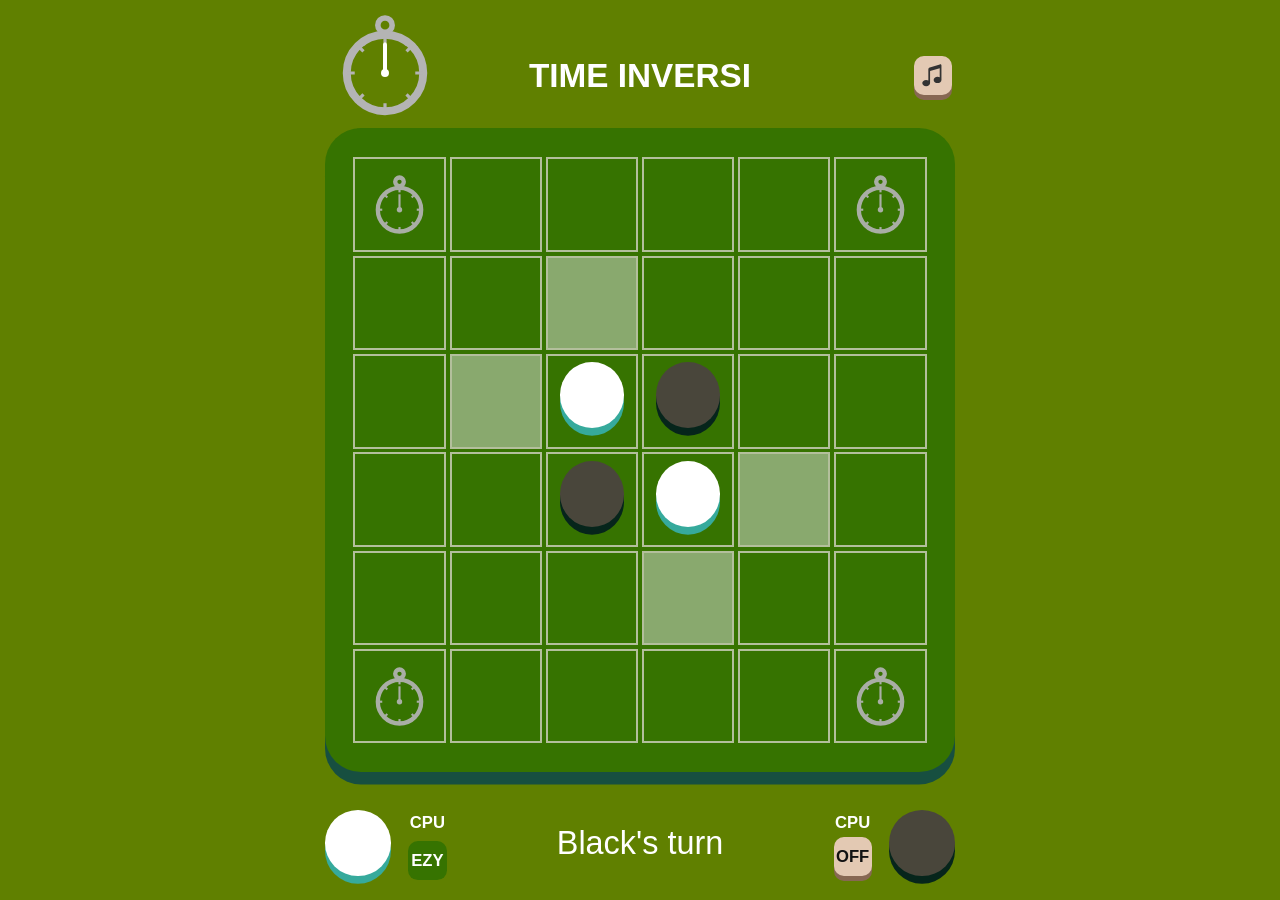
<file: index.html>
<!doctype html>
<html lang="en">
<head>
  <meta charset="utf-8">
  <meta name="viewport" content="width=device-width, initial-scale=1">
  <meta name="theme-color" content="#608000">
  <title>Time Inversi</title>
  <link rel="stylesheet" href="styles/style.css">
  <script defer src="src/game/rules.js"></script>
  <script defer src="src/game/replay.js"></script>
  <script defer src="src/ai/client.js"></script>
  <script defer src="src/ui/game.js"></script>
</head>
<body>
  <svg class="filter-definitions" aria-hidden="true"><defs>
    <filter id="time-tint" color-interpolation-filters="sRGB">
      <feColorMatrix in="SourceGraphic" type="matrix" values=".8314 -.3220 .5184 0 -.0462 .0480 1.0058 -.0558 0 .0073 .2865 .1145 .5713 0 .0435 0 0 0 1 0" result="tinted"/>
      <!-- Keep blue hues, with slightly reduced saturation during reverse time. -->
      <feColorMatrix in="SourceGraphic" type="matrix" values="1 0 0 0 0 0 1 0 0 0 0 0 1 0 0 -3 0 3 0 0" result="blueOverRed"/>
      <feColorMatrix in="SourceGraphic" type="matrix" values="1 0 0 0 0 0 1 0 0 0 0 0 1 0 0 0 -3 3 0 0" result="blueOverGreen"/>
      <feComposite in="blueOverRed" in2="blueOverGreen" operator="in" result="blueMask"/>
      <feColorMatrix in="SourceGraphic" type="saturate" values="0.85" result="softenedColors"/>
      <feComposite in="softenedColors" in2="blueMask" operator="in" result="softenedBlue"/>
      <feComposite in="softenedBlue" in2="tinted" operator="over"/>
    </filter>
  </defs></svg>
  <main class="stage" aria-label="Time Inversi">
    <div class="board"><div id="cells" class="cells" role="group" aria-label="Reversi board"></div></div>
    <div id="time-clock" class="time-clock" role="img" aria-label="Forward time">
      <span class="clock-sectors"></span>
      <img class="clock-frame" src="assets/icon/pocket-watch-frame.svg" alt="">
      <img class="clock-hand" src="assets/icon/pocket-watch-hand.svg" alt="">
    </div>
    <button id="title" class="title control" type="button" aria-label="Time Inversi — new game">TIME INVERSI</button>
    <div class="time-actions control">
      <button id="replay" class="icon-button" type="button" aria-label="Replay game" title="Replay game" hidden><img src="assets/icon/replay.svg" alt=""></button>
      <button id="bgm" class="icon-button" type="button" aria-label="BGM" aria-pressed="true" title="BGM on"><img src="assets/icon/bgm-on.svg" alt=""></button>
    </div>
    <div class="player-panel white-player control">
      <span class="piece white player-disc"><span class="body" aria-hidden="true"></span><span id="white-count" class="stone-count" hidden></span></span>
      <div class="cpu-control"><span>CPU</span><button id="cpu-white" type="button" data-mode="EZY" aria-label="White CPU: EZY" aria-pressed="true" title="White CPU: random">EZY</button></div>
    </div>
    <div class="player-panel black-player control">
      <div class="cpu-control"><span>CPU</span><button id="cpu-black" type="button" data-mode="OFF" aria-label="Black CPU: OFF" aria-pressed="false" title="Black CPU: human">OFF</button></div>
      <span class="piece player-disc"><span class="body" aria-hidden="true"></span><span id="black-count" class="stone-count" hidden></span></span>
    </div>
    <p id="log" class="game-log" role="status" aria-live="polite">Black's turn</p>
    <div id="pass-overlay" hidden aria-hidden="true"></div>
    <dialog id="new-game" aria-labelledby="new-game-question" class="control">
      <form method="dialog"><p id="new-game-question">New game?</p><div class="dialog-actions"><button value="yes">Yes</button><button value="no" autofocus>No</button></div></form>
    </dialog>
  </main>
</body>
</html>
</file>
<file: styles/style.css>
:root {
  color-scheme: light;
  --background: #608000;
  --board: #367300;
  --edge: #174f40;
  --line: #b3bf9c;
  --legal: #89a96e;
  --black: #49463b;
  --black-side: #06251b;
  --white: #fff;
  --white-side: #36aa9c;
}
* { box-sizing: border-box; }
body { margin: 0; min-height: 100vh; min-height: 100dvh; display: grid; place-items: center; background: var(--background); font-family: Arial, "Yu Gothic", sans-serif; }
.stage { position: relative; width: min(100vw, 100dvh); height: min(100vw, 100dvh); container-type: inline-size; }
.board { position: absolute; left: 15%; top: 14.2593%; width: 70%; height: 71.5741%; border-radius: 5.7% / 5.6%; background: var(--board); box-shadow: 0 1.39cqw 0 var(--edge); }
.cells { position: absolute; inset: 4.5%; display: grid; grid-template-columns: repeat(6,1fr); grid-template-rows: repeat(6,1fr); gap: .65%; }
.cell { position: relative; appearance: none; margin: 0; padding: 0; min-width: 0; border: .24cqw solid var(--line); border-radius: 0; background: transparent; touch-action: manipulation; -webkit-tap-highlight-color: transparent; }
.cell.legal { background: var(--legal); cursor: pointer; }
.corner-icon { position: absolute; width: 78%; height: 78%; inset: 11%; pointer-events: none; opacity: .92; }
.cell.forward-stone { --time-fill: #d86e46; }
.cell.reverse-stone { --time-fill: #336ac7; }
.cell.forward-stone, .cell.reverse-stone {
  background: color-mix(in srgb, var(--time-fill) var(--time-strength, 100%), var(--board));
}
.cell.forward-stone.nearest-time { background: #e64d3b; }
.cell.reverse-stone.nearest-time { background: #2457e6; }
.cell.forward-stone.second-time { background: #d36a41; }
.cell.reverse-stone.second-time { background: #416fcb; }
.cell:focus { outline: none; }
.cell:focus-visible { outline: .35cqw solid white; outline-offset: -.6cqw; z-index: 2; }
.piece { --face: var(--black); --side: var(--black-side); position: absolute; width: 73%; height: 73%; left: 13.5%; top: 7%; pointer-events: none; }
.piece.white { --face: var(--white); --side: var(--white-side); }
.piece::before { content: ""; position: absolute; inset: 0; border-radius: 50%; background: var(--edge); transform: translateY(.85cqw) scale(.82); }
.body { position: absolute; inset: 0; border-radius: 50%; background: var(--face); box-shadow: 0 .85cqw 0 var(--side); }
.piece-pointer, .piece-pointer * { cursor: none !important; }
.piece-pointer .control, .piece-pointer .control * { cursor: pointer !important; }
.time-clock { position: absolute; left: 16%; top: 1.6%; width: 11.3cqw; height: 11.3cqw; }
.title { position: absolute; top: 6.1%; left: 33%; width: 34%; padding: 0; border: 0; background: none; color: white; font: 700 3.7cqw/1.25 Arial, sans-serif; cursor: pointer; white-space: nowrap; }
.time-actions { position: absolute; top: 6.25%; right: 15.3%; display: flex; gap: 1.15cqw; }
.icon-button, .cpu-control button, dialog button { border: 0; padding: 0; border-radius: 1.1cqw; color: #111; background: #e3c9b3; box-shadow: 0 .55cqw 0 #876853; cursor: pointer; font: inherit; }
.icon-button { width: 4.25cqw; height: 4.25cqw; display: grid; place-items: center; }
.icon-button img { width: 68%; height: 68%; }
#replay img { width: 75%; height: 75%; }
button:focus-visible { outline: .25cqw solid white; outline-offset: .4cqw; }
.icon-button:active:not(:disabled), .cpu-control button:active, dialog button:active { transform: translateY(.4cqw); box-shadow: 0 .1cqw 0 #876853; }
button:disabled { opacity: .55; cursor: default !important; }
.player-panel { position: absolute; top: 88.8%; width: 13.5%; height: 8.5%; display: flex; align-items: flex-end; justify-content: space-between; }
.white-player { left: 15%; }
.black-player { right: 15%; }
.player-panel .player-disc { position: relative; left: auto; top: auto; width: 7.3cqw; height: 7.3cqw; flex: none; }
.stone-count { position: absolute; inset: 0; display: grid; place-items: center; color: white; font: 700 3.3cqw/1 Arial, sans-serif; }
.white .stone-count { color: var(--black); }
.cpu-control { display: flex; flex-direction: column; align-items: center; gap: .45cqw; font-size: 1.85cqw; font-weight: 700; line-height: 1.2; color: white; }
.cpu-control button { width: 4.25cqw; height: 4.25cqw; }
.cpu-control button[aria-pressed="true"] { background: var(--board); color: white; transform: translateY(.45cqw); box-shadow: none; }
.cpu-control button[data-mode="MID"] { background: #285c8c; color: white; transform: translateY(.45cqw); box-shadow: none; font-size: 1.65cqw; font-weight: 800; }
.cpu-control button[data-mode="PRO"] { background: #304d68; color: white; transform: translateY(.45cqw); box-shadow: none; font-size: 1.65cqw; font-weight: 800; }
.game-log { position: absolute; top: 91.4%; left: 29%; width: 42%; margin: 0; text-align: center; color: white; font-size: 3.6cqw; line-height: 1.25; white-space: nowrap; }
#pass-overlay { position: absolute; inset: 0; z-index: 20; pointer-events: none; }
.pass-disc { left: 41%; top: 40%; width: 18%; height: 18%; }
.pass-disc .body { animation: pass-drop 240ms ease-out both; box-shadow: 0 1.85cqw 0 var(--side); display: grid; place-items: center; }
.pass-label { font-size: 5.3cqw; font-weight: 700; color: white; }
.pass-disc.white .pass-label { color: #49463b; }
@keyframes pass-drop { from { transform: translateY(-55cqw); } to { transform: translateY(0); } }
dialog { width: 31cqw; padding: 2.8cqw; border: 0; border-radius: 2cqw; color: #333; background: #e3c9b3; box-shadow: 0 .8cqw 0 #876853; font-size: 3cqw; text-align: center; }
dialog::backdrop { background: #06251b99; }
dialog p { margin: 0 0 2cqw; }
.dialog-actions { display: flex; justify-content: center; gap: 2cqw; }
dialog button { padding: .7cqw 2cqw; background: #89a96e; font-size: 2.2cqw; }
body { overflow: hidden; }
body.reverse-time { background: #1a8b31; }
.reverse-time .stage, .reverse-time .cursor-piece, .reverse-time dialog { filter: url(#time-tint); }
.time-pulse { animation: time-pulse 360ms ease-out; }
@keyframes time-pulse { 0%,100% { transform: scale(1); } 22% { transform: scale(1.018) translateY(-.25vmin); } 48% { transform: scale(.993) translateY(.15vmin); } }
.filter-definitions { position: absolute; width: 0; height: 0; pointer-events: none; }
.clock-sectors { position: absolute; width: 53.125%; aspect-ratio: 1; left: 23.4375%; top: 31.25%; border-radius: 50%; background: conic-gradient(from var(--clock-start, 0deg), #d86e46 0deg var(--orange-end, 0deg), #336ac7 var(--orange-end, 0deg) var(--blue-end, 0deg), transparent var(--blue-end, 0deg) 360deg); }
.clock-frame, .clock-hand { position: absolute; inset: 0; width: 100%; height: 100%; pointer-events: none; }
.clock-hand { transform: rotate(var(--hand-angle, 0deg)); transform-origin: 50% 57.8125%; }
.cursor-piece { position: fixed; z-index: 10; transform: translate(-50%, -50%) translateY(-2.3vmin); }
.cursor-piece::before { display: none; }
.cursor-piece .body { box-shadow: 0 .85vmin 0 var(--side); }
.landing-shadow::before { transform: translateY(.85cqw) scale(.82); }
.placing { z-index: 4; }
.placing .body { animation: land 240ms both; }
.turning .body { animation: flip 260ms ease-in-out both; }
.vanishing { z-index: 5; }
.vanishing .body { animation: unplace 300ms both; }
.vanishing::before { animation: unplace-shadow 300ms both; }
@keyframes unplace {
  0% { transform: translateY(0); animation-timing-function: ease-out; }
  26% { transform: translateY(-.65cqw); animation-timing-function: ease-in; }
  47% { transform: translateY(0); opacity: 1; animation-timing-function: ease-in; }
  100% { transform: translateY(-12cqw); opacity: 0; }
}
@keyframes unplace-shadow { 0%, 47% { opacity: 1; } 100% { opacity: 0; } }
@keyframes land {
  0% { transform: translate(var(--drop-x, 0px), var(--drop-y, -2.3cqw)); animation-timing-function: ease-in; }
  42% { transform: translate(0, 0); animation-timing-function: ease-out; }
  67% { transform: translateY(-.65cqw); animation-timing-function: ease-in; }
  100% { transform: translate(0, 0); }
}
@keyframes flip { 0% { transform: translateY(0) scaleY(1); background: var(--old-face); box-shadow: 0 .85cqw 0 var(--old-side); } 49% { background: var(--old-face); box-shadow: 0 .85cqw 0 var(--old-side); } 50% { transform: translateY(-1.6cqw) scaleY(.06); background: var(--face); } 100% { transform: translateY(0) scaleY(1); } }
[hidden] { display: none !important; }
.sr-only { position: absolute; width: 1px; height: 1px; overflow: hidden; clip-path: inset(50%); white-space: nowrap; }
@media (prefers-reduced-motion: reduce) { *, *::before { animation: none !important; } }
</file>
